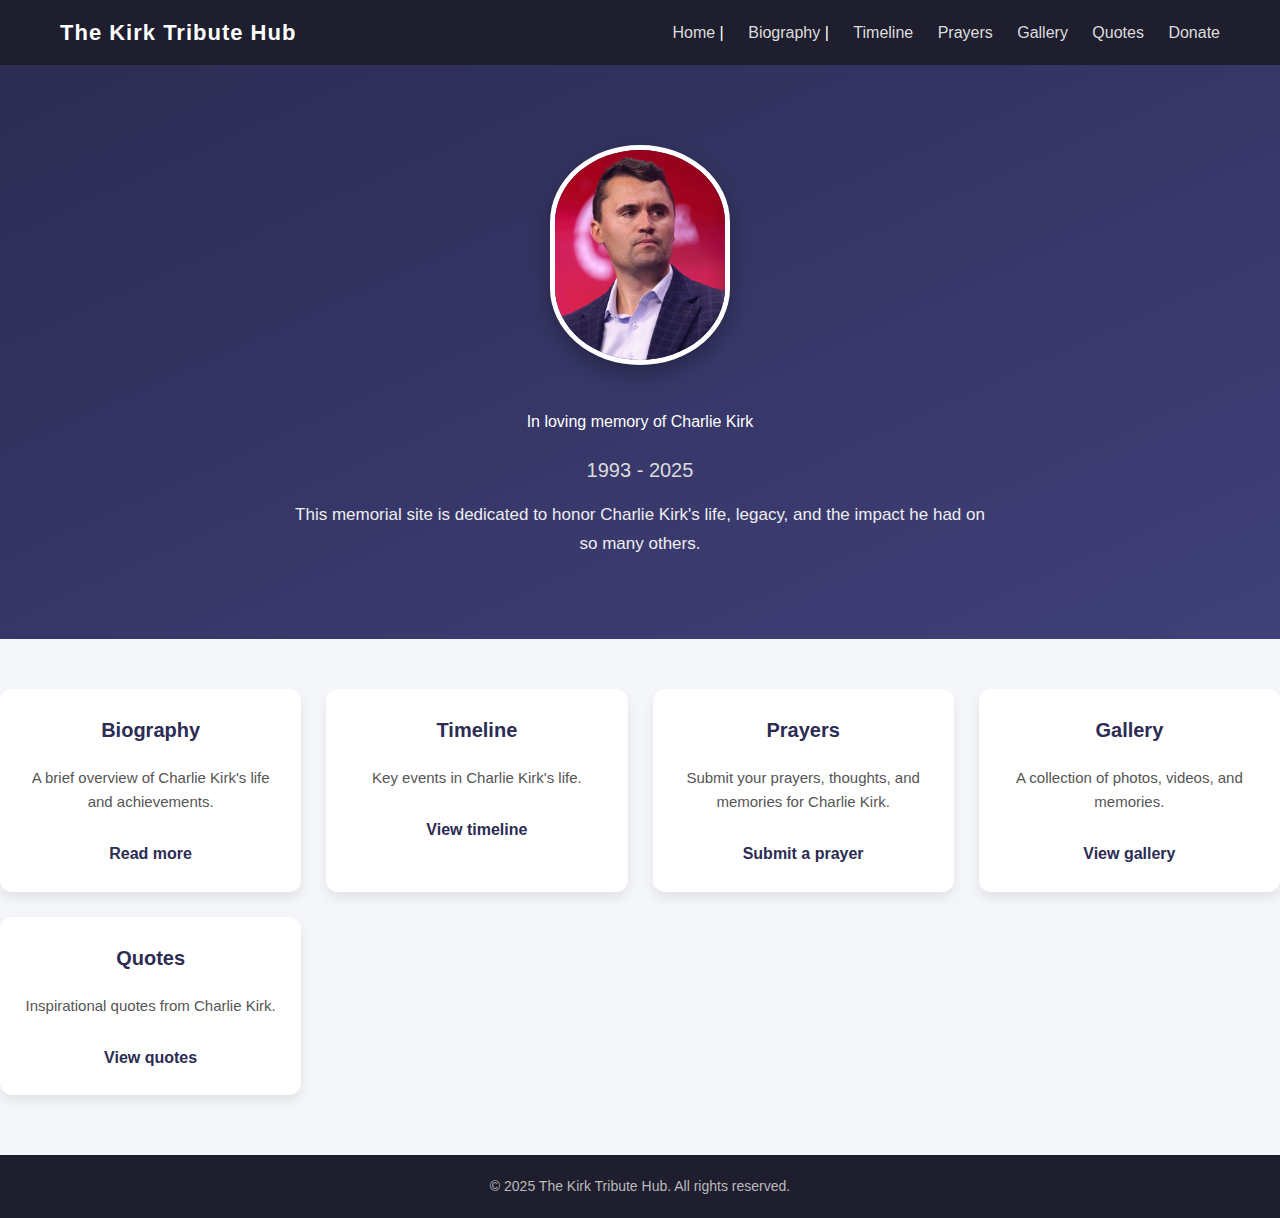
<file: index.html>
<!DOCTYPE html><html>
<head>
    <title>The Kirk Tribute Hub</title>
    <link rel="stylesheet" href="styles.css">
</head>
<body>
    <header class="navbar">
        <div class="container nav-content">
            <h1 class="logo"><a href="index.html">The Kirk Tribute Hub</a></h1>
            <nav>
                <a href="index.html">Home</a> |
                <a href="bio.html">Biography</a> |
                <a href="timeline.html">Timeline</a>
                <a href="prayers.php">Prayers</a>
                <a href="gallery.html">Gallery</a>
                <a href="quotes.html">Quotes</a>
                <a href="donate.html">Donate</a>
            </nav>
        </div>
    </header>
    
    <section class="hero">
        <img src="images/charlie.jpg" alt="Charlie kirk" class="hero-img">
        <p>In loving memory of Charlie Kirk</p>
        <p class="years">1993 - 2025</p>
        <p class="subtitle">This memorial site is dedicated to honor Charlie Kirk's life, legacy, and the impact he had on so many others.</p>
    </section>

    <section class="quick-links">
        <div class="card">
            <h3>Biography</h3>
            <p>A brief overview of Charlie Kirk's life and achievements.</p>
            <a href="bio.html">Read more</a>
        </div>
        <div class="card">
            <h3>Timeline</h3>
            <p>Key events in Charlie Kirk's life.</p>
            <a href="timeline.html">View timeline</a>
        </div>
        <div class="card">
            <h3>Prayers</h3>
            <p>Submit your prayers, thoughts, and memories for Charlie Kirk.</p>
            <a href="prayers.html">Submit a prayer</a>
        </div>
        <div class="card">
            <h3>Gallery</h3>
            <p>A collection of photos, videos, and memories.</p>
            <a href="gallery.html">View gallery</a>
        </div>
        <div class="card">
            <h3>Quotes</h3>
            <p>Inspirational quotes from Charlie Kirk.</p>
            <a href="quotes.html">View quotes</a>
        </div>
    </section>

    <footer class="footer">
        <p>&copy; 2025 The Kirk Tribute Hub. All rights reserved.</p>
    </footer>
</body>
</html>
</file>
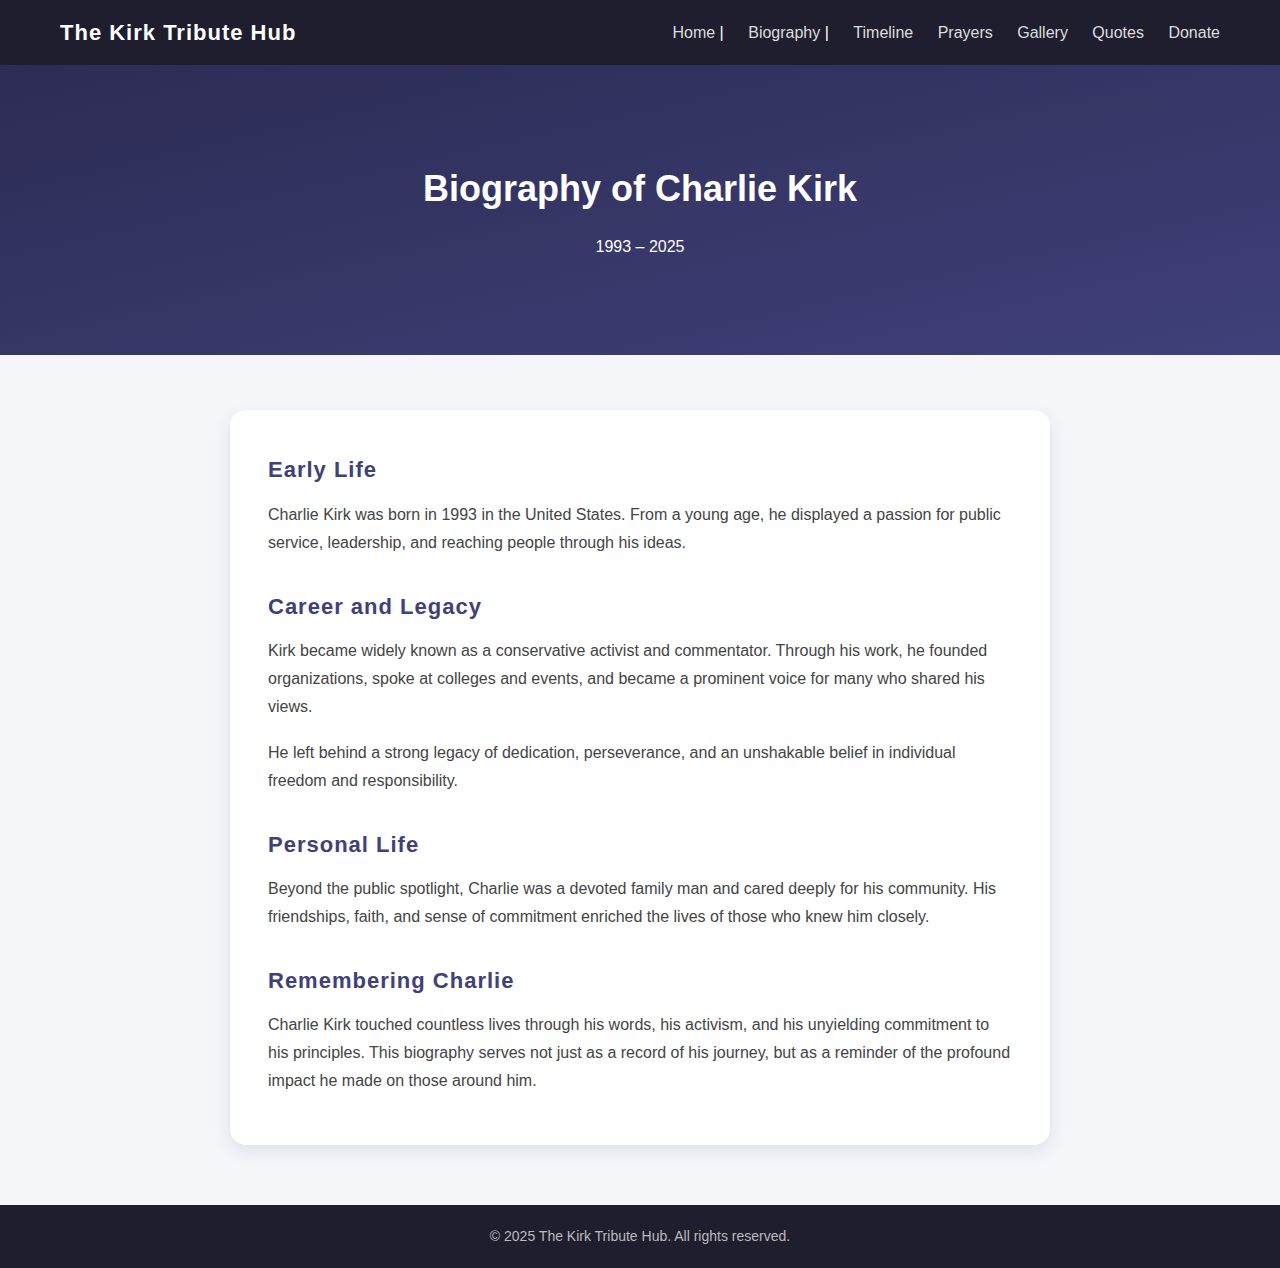
<file: bio.html>
<!DOCTYPE html>
<html lang="en">
<head>
    <meta charset="UTF-8">
    <meta name="viewport" content="width=device-width, initial-scale=1.0">
    <title>Biography - The Kirk Tribute Hub</title>
    <link rel="stylesheet" href="styles.css">
</head>
<body>
    <header class="navbar">
        <div class="container nav-content">
            <h1 class="logo"><a href="index.html">The Kirk Tribute Hub</a></h1>
            <nav>
                <a href="index.html">Home</a> |
                <a href="bio.html">Biography</a> |
                <a href="timeline.html">Timeline</a>
                <a href="prayers.php">Prayers</a>
                <a href="gallery.html">Gallery</a>
                <a href="quotes.html">Quotes</a>
                <a href="donate.html">Donate</a>
            </nav>
        </div>
    </header>

    <section class="hero small-hero">
        <h2>Biography of Charlie Kirk</h2>
        <p>1993 – 2025</p>
    </section>

    <main class="container">
        <article class="biography">
            <h3>Early Life</h3>
            <p>
                Charlie Kirk was born in 1993 in the United States. From a young age,
                he displayed a passion for public service, leadership, and reaching
                people through his ideas.
            </p>

            <h3>Career and Legacy</h3>
            <p>
                Kirk became widely known as a conservative activist and commentator. 
                Through his work, he founded organizations, spoke at colleges and events,
                and became a prominent voice for many who shared his views.
            </p>
            <p>
                He left behind a strong legacy of dedication, perseverance, and an 
                unshakable belief in individual freedom and responsibility.
            </p>

            <h3>Personal Life</h3>
            <p>
                Beyond the public spotlight, Charlie was a devoted family man and cared deeply for his community. 
                His friendships, faith, and sense of commitment enriched the lives of those who knew him closely.
            </p>

            <h3>Remembering Charlie</h3>
            <p>
                Charlie Kirk touched countless lives through his words, his activism, 
                and his unyielding commitment to his principles. This biography serves not just 
                as a record of his journey, but as a reminder of the profound impact he made on those around him.
            </p>
        </article>
    </main>

    <footer class="footer">
        <p>&copy; 2025 The Kirk Tribute Hub. All rights reserved.</p>
    </footer>
</body>
</html>
</body>
</html>
</file>
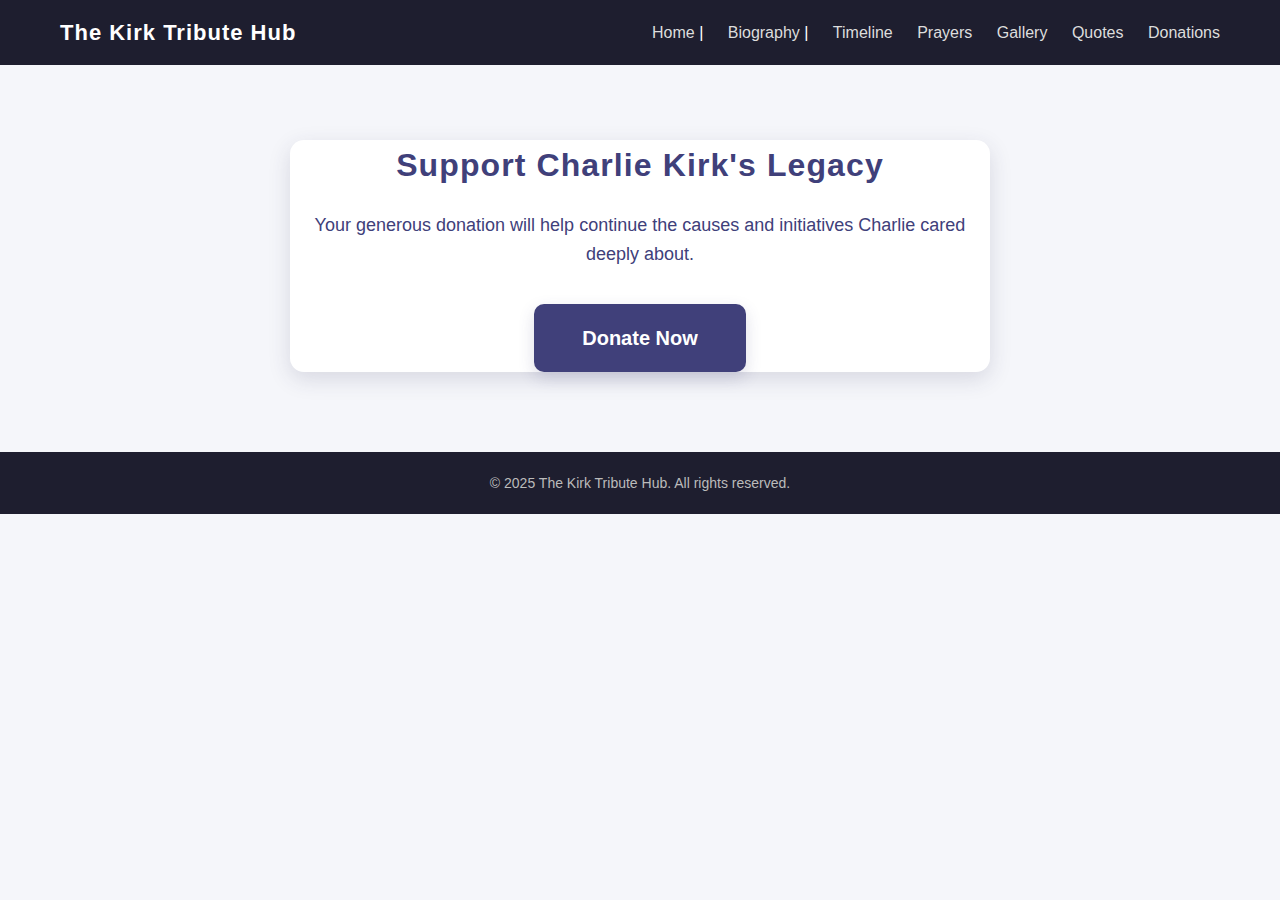
<file: donate.html>
<!DOCTYPE html>
<html lang="en">
<head>
    <meta charset="UTF-8">
    <meta name="viewport" content="width=device-width, initial-scale=1.0">
    <title>Donations - The Kirk Tribute Hub</title>
    <link rel="stylesheet" href="styles.css">
</head>
<body>
     <header class="navbar">
        <div class="container nav-content">
            <h1 class="logo"><a href="index.html">The Kirk Tribute Hub</a></h1>
            <nav>
                <a href="index.html">Home</a> |
                <a href="bio.html">Biography</a> |
                <a href="timeline.html">Timeline</a>
                <a href="prayers.html">Prayers</a>
                <a href="gallery.html">Gallery</a>
                <a href="quotes.html">Quotes</a>
                <a href="donations.html">Donations</a>
            </nav>
        </div>
    </header>

    <main class="donations-container">
        <h2>Support Charlie Kirk's Legacy</h2>
        <p>Your generous donation will help continue the causes and initiatives Charlie cared deeply about.</p>
        <a href="https://www.givesendgo.com/inlovingmemoryofcharlie" target="_blank" rel="noopener" class="donate-button">Donate Now</a>
    </main>

    <footer class="footer">
        <p>&copy; 2025 The Kirk Tribute Hub. All rights reserved.</p>
    </footer>
</body>
</html>
</file>
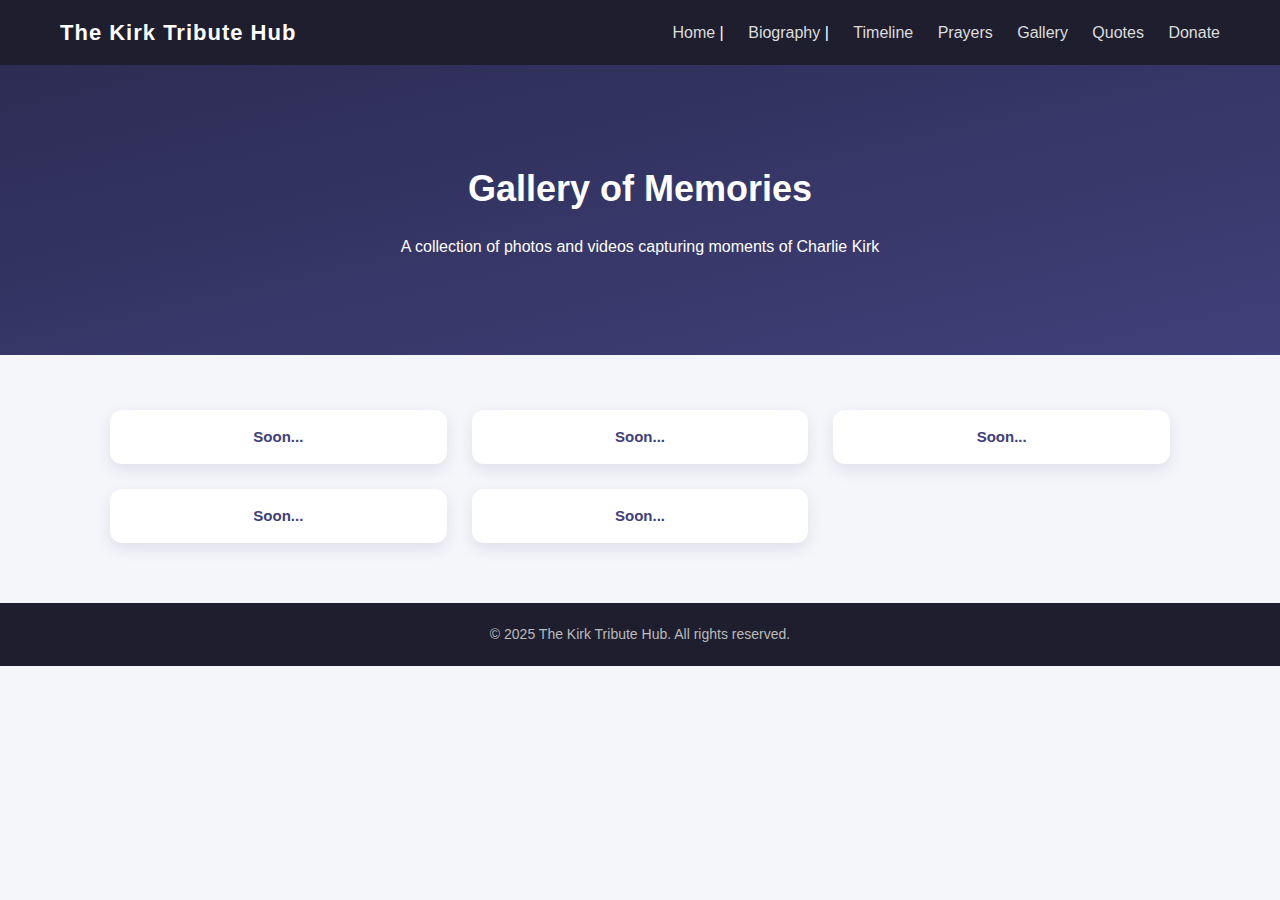
<file: gallery.html>
<!DOCTYPE html>
<html lang="en">
<head>
    <meta charset="UTF-8">
    <meta name="viewport" content="width=device-width, initial-scale=1.0">
    <title>Gallery - The Kirk Tribute Hub</title>
    <link rel="stylesheet" href="styles.css">
</head>
<body>
    <header class="navbar">
        <div class="container nav-content">
            <h1 class="logo"><a href="index.html">The Kirk Tribute Hub</a></h1>
             <nav>
                <a href="index.html">Home</a> |
                <a href="bio.html">Biography</a> |
                <a href="timeline.html">Timeline</a>
                <a href="prayers.php">Prayers</a>
                <a href="gallery.html">Gallery</a>
                <a href="quotes.html">Quotes</a>
                <a href="donate.html">Donate</a>
            </nav>
        </div>
    </header>
    <section class="hero small-hero">
        <h2>Gallery of Memories</h2>
        <p>A collection of photos and videos capturing moments of Charlie Kirk</p>
    </section>

    <main class="gallery-container">
        <div class="gallery-grid">
            <div class="gallery-item">
                <div class="gallery-caption">Soon...</div>
            </div>
            <div class="gallery-item">
                <div class="gallery-caption">Soon...</div>
            </div>
            <div class="gallery-item">
                <div class="gallery-caption">Soon...</div>
            </div>
            <div class="gallery-item">
                <div class="gallery-caption">Soon...</div>
            </div>
            <div class="gallery-item">
                <div class="gallery-caption">Soon...</div>
            </div>
        </div>
    </main>

    <footer class="footer">
        <p>&copy; 2025 The Kirk Tribute Hub. All rights reserved.</p>
    </footer>
</body>
</html>
</file>
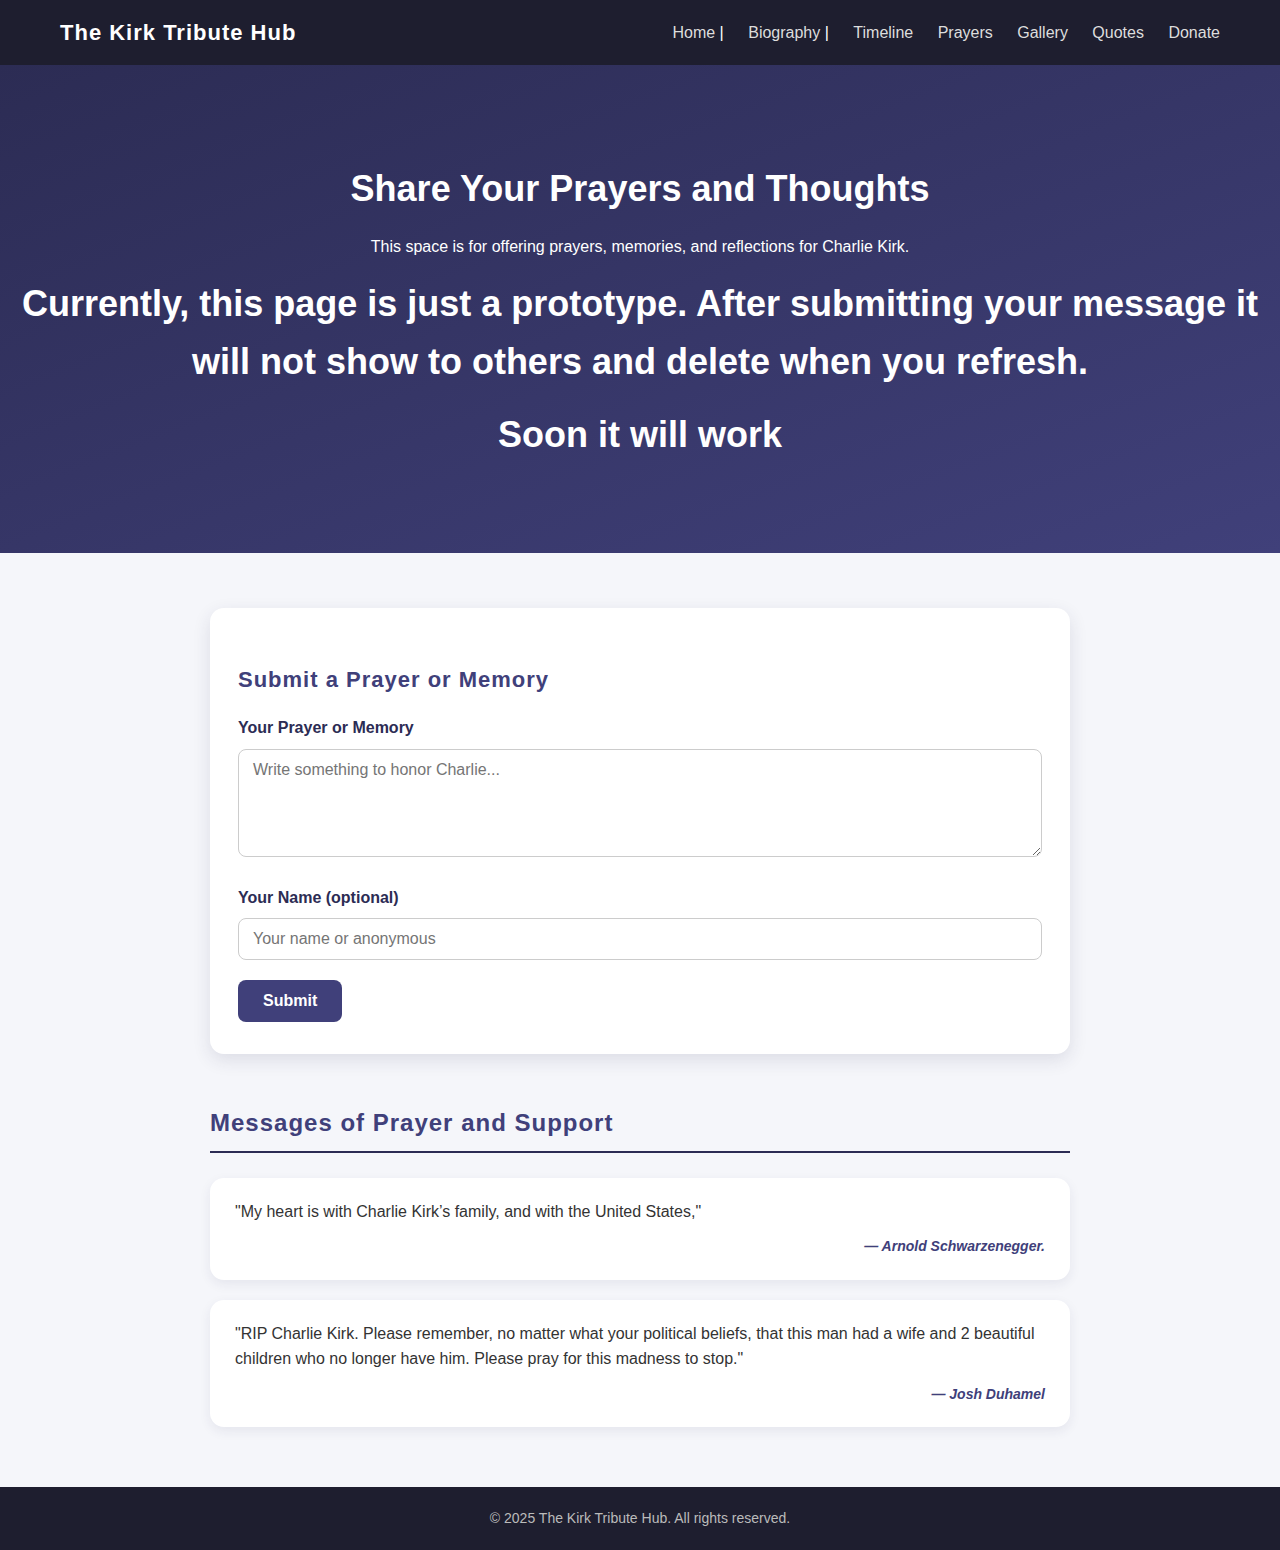
<file: prayers.html>
<!DOCTYPE html>
<html>
<head>
    <title>Prayers - The Kirk Tribute Hub</title>
    <link rel="stylesheet" href="styles.css">
    <style>
        /* Prayers Page Styles */
        .prayers-container {
            max-width: 900px;
            margin: 55px auto 60px auto;
            padding: 0 20px;
        }

        .prayer-form {
            background: #fff;
            padding: 32px 28px;
            border-radius: 14px;
            box-shadow: 0 6px 18px rgba(44,44,84,0.12);
            margin-bottom: 50px;
        }

        .prayer-form h3 {
            color: #40407a;
            font-weight: 700;
            margin-bottom: 18px;
            font-size: 22px;
            letter-spacing: 1px;
        }

        .prayer-form label {
            display: block;
            margin-bottom: 8px;
            font-weight: 600;
            color: #2c2c54;
        }

        .prayer-form input[type="text"],
        .prayer-form textarea {
            width: 100%;
            padding: 11px 14px;
            margin-bottom: 20px;
            border: 1.8px solid #ccc;
            border-radius: 8px;
            font-size: 16px;
            font-family: inherit;
            resize: vertical;
        }

        .prayer-form textarea {
            min-height: 108px;
        }

        .prayer-form button {
            background: #40407a;
            color: #fff;
            border: none;
            padding: 12px 25px;
            border-radius: 8px;
            font-weight: 700;
            font-size: 16px;
            cursor: pointer;
            transition: background-color 0.3s ease;
        }

        .prayer-form button:hover {
            background: #2c2c54;
        }

        .prayers-list h3 {
            font-weight: 700;
            color: #40407a;
            margin-bottom: 25px;
            font-size: 24px;
            letter-spacing: 1px;
            border-bottom: 2px solid #2c2c54;
            padding-bottom: 8px;
        }

        .prayer-entry {
            background: #fff;
            border-radius: 14px;
            box-shadow: 0 4px 12px rgba(44,44,84,0.08);
            padding: 22px 25px;
            margin-bottom: 20px;
            color: #333;
            font-size: 16px;
            line-height: 1.55;
        }

        .prayer-entry .author {
            font-weight: 600;
            color: #40407a;
            margin-top: 12px;
            text-align: right;
            font-size: 14px;
            font-style: italic;
        }
    </style>
</head>
<body>
    <header class="navbar">
        <div class="container nav-content">
            <h1 class="logo"><a href="index.html">The Kirk Tribute Hub</a></h1>
            <nav>
                <a href="index.html">Home</a> |
                <a href="bio.html">Biography</a> |
                <a href="timeline.html">Timeline</a>
                <a href="prayers.php">Prayers</a>
                <a href="gallery.html">Gallery</a>
                <a href="quotes.html">Quotes</a>
                <a href="donate.html">Donate</a>
            </nav>
        </div>
    </header>

    <section class="hero small-hero">
        <h2>Share Your Prayers and Thoughts</h2>
        <p>This space is for offering prayers, memories, and reflections for Charlie Kirk.</p>
        <h2>Currently, this page is just a prototype. After submitting your message it will not show to others and delete when you refresh.</h2>
        <h2>Soon it will work</h2>
    </section>

    <main class="prayers-container">
        <form class="prayer-form" id="prayerForm" onsubmit="return submitPrayer(event)">
            <h3>Submit a Prayer or Memory</h3>
            <label for="prayerText">Your Prayer or Memory</label>
            <textarea id="prayerText" name="prayerText" required placeholder="Write something to honor Charlie..."></textarea>

            <label for="prayerAuthor">Your Name (optional)</label>
            <input type="text" id="prayerAuthor" name="prayerAuthor" placeholder="Your name or anonymous">

            <button type="submit">Submit</button>
        </form>

        <section class="prayers-list" id="prayersList">
            <h3>Messages of Prayer and Support</h3>
            
            <!-- Placeholder sample prayers -->
            <div class="prayer-entry">
                "My heart is with Charlie Kirk’s family, and with the United States,"
                <div class="author">— Arnold Schwarzenegger.</div>
            </div>
            <div class="prayer-entry">
                "RIP Charlie Kirk. Please remember, no matter what your political beliefs, that this man had a wife and 2 beautiful children who no longer have him. Please pray for this madness to stop."
                <div class="author">— Josh Duhamel</div>
            </div>

            <!-- More prayers will appear here dynamically -->
        </section>
    </main>

    <footer class="footer">
        <p>&copy; 2025 The Kirk Tribute Hub. All rights reserved.</p>
    </footer>

    <script>
        // For demonstration, this function just adds prayers locally without backend
        function submitPrayer(event) {
            event.preventDefault();
            const text = document.getElementById('prayerText').value.trim();
            const author = document.getElementById('prayerAuthor').value.trim() || 'Anonymous';

            if (text.length === 0) return;

            const prayersList = document.getElementById('prayersList');
            const newPrayer = document.createElement('div');
            newPrayer.className = 'prayer-entry';
            newPrayer.innerHTML = `"${text}"<div class="author">— ${author}</div>`;

            prayersList.appendChild(newPrayer);

            document.getElementById('prayerForm').reset();
            return false;
        }
    </script>
</body>
</html>
</file>
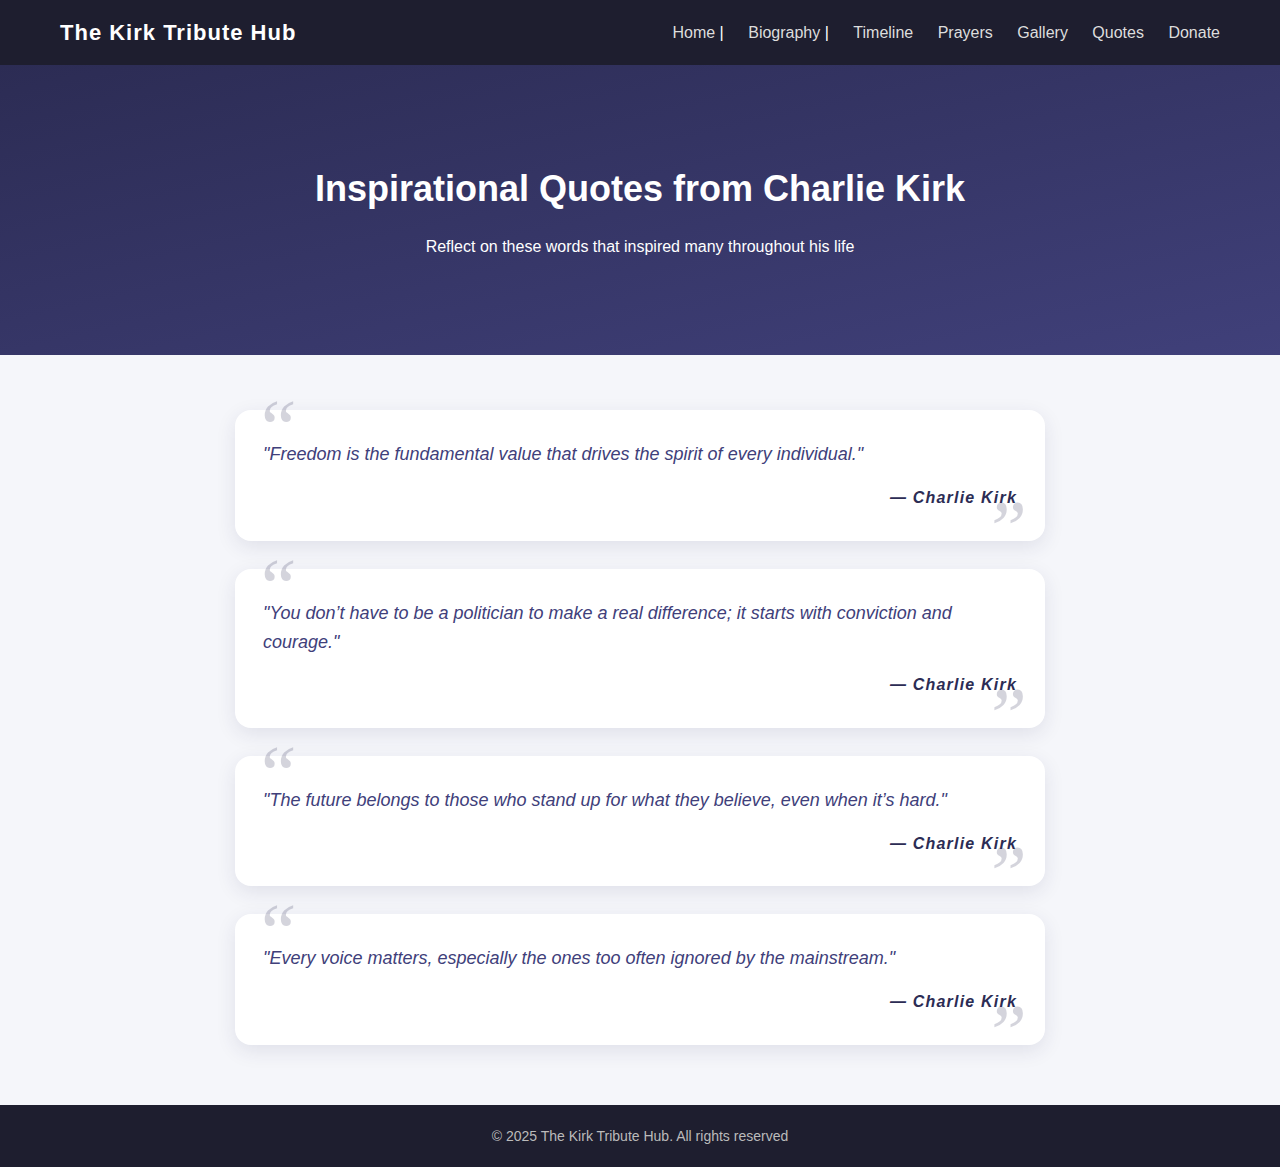
<file: quotes.html>
<!DOCTYPE html>
<html lang="en">
<head>
    <meta charset="UTF-8">
    <meta name="viewport" content="width=device-width, initial-scale=1.0">
    <title>Quotes - The kirk hub</title>
    <link rel="stylesheet" href="styles.css">
</head>
<body>
    <header class="navbar">
        <div class="container nav-content">
            <h1 class="logo"><a href="index.html">The Kirk Tribute Hub</a></h1>
            <nav>
                <a href="index.html">Home</a> |
                <a href="bio.html">Biography</a> |
                <a href="timeline.html">Timeline</a>
                <a href="prayers.php">Prayers</a>
                <a href="gallery.html">Gallery</a>
                <a href="quotes.html">Quotes</a>
                <a href="donate.html">Donate</a>
            </nav>
        </div>
    </header>

    <section class="hero small-hero">
        <h2>Inspirational Quotes from Charlie Kirk</h2>
        <p>Reflect on these words that inspired many throughout his life</p>
    </section>

    <main class="quotes-container">
        <div class="quote">
            "Freedom is the fundamental value that drives the spirit of every individual."
            <div class="quote-author">— Charlie Kirk</div>
        </div>
        <div class="quote">
            "You don’t have to be a politician to make a real difference; it starts with conviction and courage."
            <div class="quote-author">— Charlie Kirk</div>
        </div>

        <div class="quote">
            "The future belongs to those who stand up for what they believe, even when it’s hard."
            <div class="quote-author">— Charlie Kirk</div>
        </div>

        <div class="quote">
            "Every voice matters, especially the ones too often ignored by the mainstream."
            <div class="quote-author">— Charlie Kirk</div>
        </div>
    </main>

    <footer class="footer">
        <p>&copy; 2025 The Kirk Tribute Hub. All rights reserved</p>
    </footer>
</body>
</html>
</file>
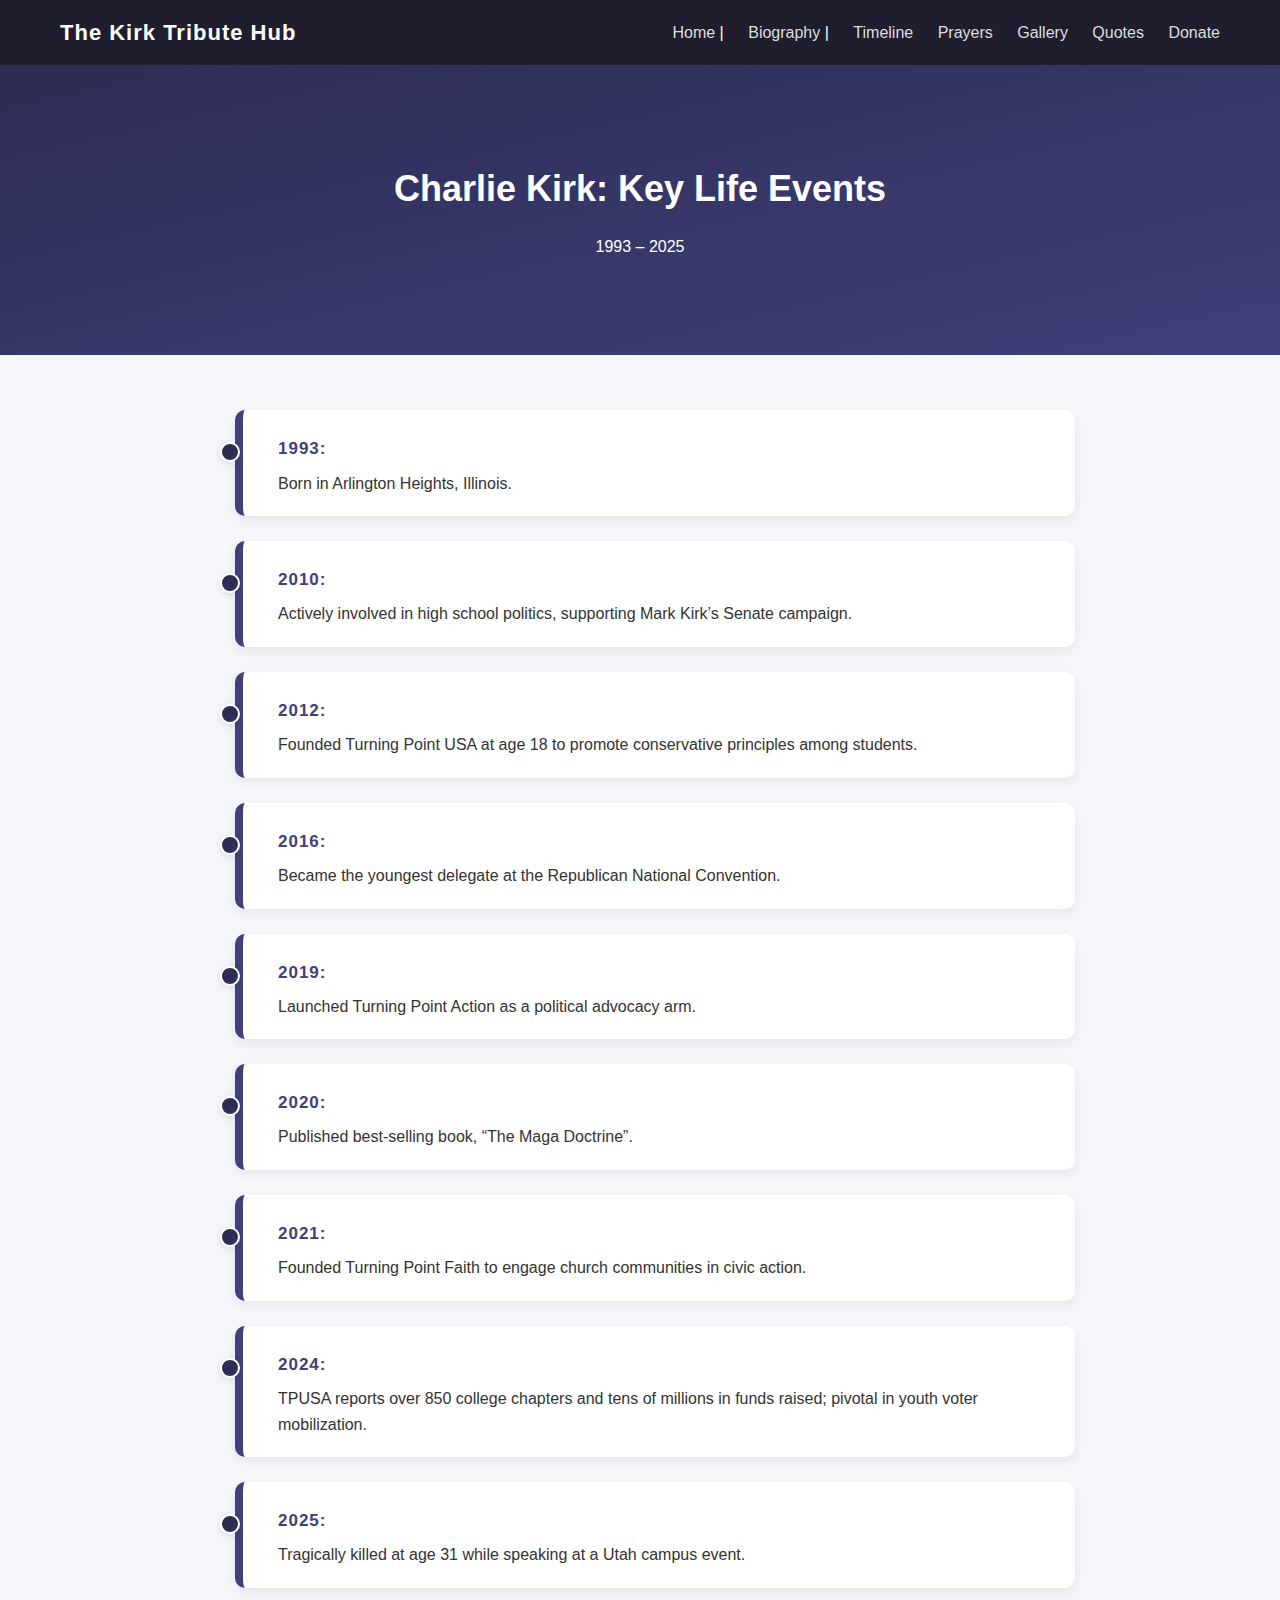
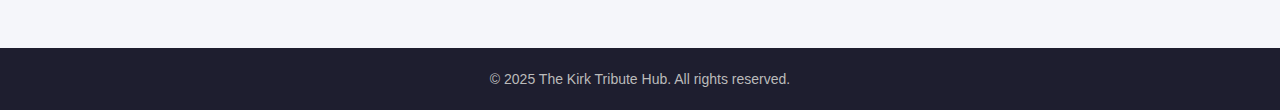
<file: timeline.html>
<!DOCTYPE html>
<html>
<head>
    <title>Timeline - The Kirk Tribute Hub</title>
    <link rel="stylesheet" href="styles.css">
</head>
<body>
    <header class="navbar">
        <div class="container nav-content">
            <h1 class="logo"><a href="index.html">The Kirk Tribute Hub</a></h1>
            <nav>
                <a href="index.html">Home</a> |
                <a href="bio.html">Biography</a> |
                <a href="timeline.html">Timeline</a>
                <a href="prayers.php">Prayers</a>
                <a href="gallery.html">Gallery</a>
                <a href="quotes.html">Quotes</a>
                <a href="donate.html">Donate</a>
            </nav>
        </div>
    </header>

    <section class="hero small-hero">
        <h2>Charlie Kirk: Key Life Events</h2>
        <p>1993 – 2025</p>
    </section>

    <main class="container">
        <section class="timeline">
            <ul>
                <li>
                    <strong>1993:</strong> Born in Arlington Heights, Illinois.
                </li>
                <li>
                    <strong>2010:</strong> Actively involved in high school politics, supporting Mark Kirk’s Senate campaign.
                </li>
                <li>
                    <strong>2012:</strong> Founded Turning Point USA at age 18 to promote conservative principles among students.
                </li>
                <li>
                    <strong>2016:</strong> Became the youngest delegate at the Republican National Convention.
                </li>
                <li>
                    <strong>2019:</strong> Launched Turning Point Action as a political advocacy arm.
                </li>
                <li>
                    <strong>2020:</strong> Published best-selling book, “The Maga Doctrine”.
                </li>
                <li>
                    <strong>2021:</strong> Founded Turning Point Faith to engage church communities in civic action.
                </li>
                <li>
                    <strong>2024:</strong> TPUSA reports over 850 college chapters and tens of millions in funds raised; pivotal in youth voter mobilization.
                </li>
                <li>
                    <strong>2025:</strong> Tragically killed at age 31 while speaking at a Utah campus event.
                </li>
            </ul>
        </section>
    </main>

    <footer class="footer">
        <p>&copy; 2025 The Kirk Tribute Hub. All rights reserved.</p>
    </footer>
</body>
</html>
</file>
<file: styles.css>
/* Global styles */
* {
  box-sizing: border-box;
}

body {
  margin: 0;
  font-family: "Segoe UI", Roboto, Arial, sans-serif;
  background: #f5f6fa;
  color: #333;
  line-height: 1.6;
}

.container {
  max-width: 1200px;
  margin: 0 auto;
  padding: 0 20px;
}

/* Navbar */
.navbar {
  background: #1e1e2f;
  color: #fff;
  padding: 15px 0;
  position: sticky;
  top: 0;
  z-index: 1000;
}

.nav-content {
  display: flex;
  justify-content: space-between;
  align-items: center;
}

.logo {
  margin: 0;
  font-size: 22px;
  font-weight: bold;
  letter-spacing: 1px;
}

.navbar nav a {
  color: #ddd;
  margin-left: 20px;
  text-decoration: none;
  transition: color 0.3s ease;
  font-weight: 500;
}

.navbar nav a:hover {
  color: #fff;
}

h1 a {
    color: inherit;       /* Makes the link take the h1's text color */
    text-decoration: none; /* Removes the underline */
    cursor: pointer;       /* Optional: shows pointer on hover */
}

h1 a:hover {
    /* Optional: subtle hover effect */
    color: #555;
}

/* Hero */
.hero {
  text-align: center;
  background: linear-gradient(to bottom right, #2c2c54, #40407a);
  color: #fff;
  padding: 80px 20px;
}

.hero-img {
  width: 180px;
  height: 220px;
  border-radius: 50% / 35%;
  border: 5px solid #fff;
  object-fit: cover;
  margin-bottom: 20px;
  box-shadow: 0 8px 20px rgba(0,0,0,0.3);
}

.hero h2 {
  margin: 15px 0 10px;
  font-size: 36px;
  font-weight: 700;
}

.hero .years {
  font-size: 20px;
  color: #dcdcdc;
  margin-bottom: 15px;
}

.hero .subtitle {
  max-width: 700px;
  margin: 0 auto;
  font-size: 17px;
  line-height: 1.7;
  color: #eee;
}

/* Quick Links */
.quick-links {
  display: grid;
  grid-template-columns: repeat(auto-fit, minmax(280px, 1fr));
  gap: 25px;
  margin: 50px auto;
}

.card {
  background: #fff;
  border-radius: 12px;
  padding: 25px;
  text-align: center;
  box-shadow: 0 6px 12px rgba(0,0,0,0.08);
  transition: transform 0.2s ease, box-shadow 0.2s ease;
}

.card:hover {
  transform: translateY(-5px);
  box-shadow: 0 10px 18px rgba(0,0,0,0.12);
}

.card h3 {
  margin-top: 0;
  font-size: 20px;
  color: #2c2c54;
}

.card p {
  color: #555;
  font-size: 15px;
}

.card a {
  display: inline-block;
  margin-top: 12px;
  color: #2c2c54;
  text-decoration: none;
  font-weight: 600;
  transition: color 0.3s ease;
}

.card a:hover {
  color: #40407a;
  text-decoration: underline;
}

/* Footer */
.footer {
  background: #1e1e2f;
  color: #bbb;
  text-align: center;
  padding: 20px 0;
  margin-top: 60px;
  font-size: 14px;
}

.footer p {
  margin: 0;
}

/* Biography Styles */
.biography {
  background: #fff;
  border-radius: 16px;
  box-shadow: 0 6px 18px rgba(44,44,84,0.10);
  padding: 42px 38px 32px 38px;
  margin: 55px auto 60px auto;
  max-width: 820px;
}

.biography h3 {
  color: #40407a;
  font-size: 22px;
  font-weight: 700;
  margin-top: 32px;
  margin-bottom: 13px;
  letter-spacing: 1px;
}

.biography p {
  font-size: 16px;
  line-height: 1.75;
  color: #444;
  margin: 0 0 18px 0;
}

.biography h3:first-child {
  margin-top: 0;
}

.biography {
  animation: fadeInBio 0.8s;
}
@keyframes fadeInBio {
  from { opacity: 0; transform: translateY(22px);}
  to { opacity: 1; transform: translateY(0);}
}

@media (max-width: 700px) {
  .biography {
    padding: 18px 8px 12px 8px;
    max-width: 98%;
  }
  .biography h3 {
    font-size: 19px;
  }
  .biography p {
    font-size: 15px;
  }
}


/* Timeline Styles */
.timeline {
  position: relative;
  margin: 55px auto 60px auto;
  padding-left: 30px;
  max-width: 870px;
}

.timeline ul {
  list-style: none;
  padding: 0;
  margin: 0;
}

.timeline li {
  position: relative;
  background: #fff;
  border-radius: 10px;
  box-shadow: 0 4px 10px rgba(44,44,84,0.07);
  margin-bottom: 25px;
  padding: 25px 30px 20px 35px;
  transition: box-shadow 0.2s ease;
  border-left: 8px solid #40407a;
}

.timeline li:hover {
  box-shadow: 0 8px 20px rgba(64,64,122,0.15);
  border-left: 8px solid #2c2c54;
}

.timeline strong {
  display: block;
  font-size: 17px;
  color: #40407a;
  margin-bottom: 8px;
  font-weight: bold;
  letter-spacing: 1px;
}

.timeline li:before {
  content: '';
  position: absolute;
  top: 32px;
  left: -23px;
  width: 16px;
  height: 16px;
  background: linear-gradient(135deg, #2c2c54 65%, #40407a 100%);
  border-radius: 50%;
  box-shadow: 0 2px 6px rgba(44,44,84,0.12);
  border: 2px solid #fff;
}

.timeline h2 {
  font-size: 30px;
  color: #2c2c54;
  margin-bottom: 30px;
  font-weight: 700;
  text-align: center;
}

@media (max-width: 700px) {
  .timeline {
    max-width: 98%;
    padding-left: 8px;
  }
  .timeline li {
    padding: 18px 12px 15px 24px;
  }
  .timeline li:before {
    left: -15px;
    top: 24px;
  }
}

/* Gallery Specific Styles */
.gallery-container {
    max-width: 1100px;
    margin: 55px auto 60px auto;
    padding: 0 20px;
}

.gallery-grid {
    display: grid;
    grid-template-columns: repeat(auto-fit, minmax(250px, 1fr));
    gap: 25px;
}

.gallery-item {
    background: #fff;
    border-radius: 12px;
    box-shadow: 0 6px 15px rgba(44,44,84,0.1);
    overflow: hidden;
    cursor: pointer;
    transition: transform 0.3s ease, box-shadow 0.3s ease;
    display: flex;
    flex-direction: column;
}

.gallery-item:hover {
    transform: scale(1.04);
    box-shadow: 0 10px 30px rgba(44,44,84,0.18);
}

.gallery-img {
    width: 100%;
    height: 180px;
    object-fit: cover;
    border-bottom: 1px solid #ddd;
}

.gallery-caption {
    padding: 15px 18px;
    font-size: 15px;
    color: #40407a;
    font-weight: 600;
    text-align: center;
    flex-grow: 1;
    display: flex;
    align-items: center;
    justify-content: center;
}

@media (max-width: 700px) {
    .gallery-img {
        height: 140px;
    }
}

/* Quotes Page Styles */
.quotes-container {
max-width: 850px;
margin: 55px auto 60px auto;
padding: 0 20px;
}

.quote {
background: #fff;
border-radius: 16px;
box-shadow: 0 6px 20px rgba(44,44,84,0.1);
padding: 30px 28px;
margin-bottom: 28px;
position: relative;
font-style: italic;
color: #40407a;
font-size: 18px;
line-height: 1.6;
}

.quote:before {
content: "“";
font-size: 80px;
line-height: 0;
position: absolute;
top: 18px;
left: 18px;
color: #2c2c54;
opacity: 0.2;
font-family: serif;
}

.quote:after {
content: "”";
font-size: 80px;
line-height: 0;
position: absolute;
bottom: 12px;
right: 18px;
color: #2c2c54;
opacity: 0.2;
font-family: serif;
}

.quote-author {
margin-top: 16px;
text-align: right;
font-weight: 700;
font-size: 16px;
color: #2c2c54;
letter-spacing: 1.2px;
}

@media (max-width: 700px) {
.quote {
    font-size: 16px;
    padding: 20px 16px;
    margin-bottom: 20px;
}

.quote:before, .quote:after {
    font-size: 56px;
    top: 12px;
    left: 12px;
    bottom: 12px;
    right: 12px;
}

.quote-author {
    font-size: 14px;
}
}

/* Donations Page Styles */
      .donations-container {
          max-width: 700px;
          margin: 75px auto 80px auto;
          padding: 0 20px;
          background: #fff;
          border-radius: 14px;
          box-shadow: 0 7px 22px rgba(44,44,84,0.15);
          text-align: center;
          color: #40407a;
          font-family: "Segoe UI", Roboto, Arial, sans-serif;
      }

      .donations-container h2 {
          font-size: 32px;
          margin-bottom: 20px;
          font-weight: 700;
          letter-spacing: 1.1px;
      }

      .donations-container p {
          font-size: 18px;
          margin-bottom: 35px;
          line-height: 1.6;
      }

      .donate-button {
          background: #40407a;
          color: #fff;
          text-decoration: none;
          font-weight: 700;
          font-size: 20px;
          padding: 18px 48px;
          border-radius: 10px;
          display: inline-block;
          box-shadow: 0 6px 16px rgba(64,64,122,0.18);
          transition: background-color 0.3s ease, box-shadow 0.3s ease;
      }

      .donate-button:hover {
          background: #2c2c54;
          box-shadow: 0 9px 28px rgba(44,44,84,0.3);
      }

      @media (max-width: 600px) {
          .donations-container h2 {
              font-size: 26px;
          }

          .donations-container p {
              font-size: 16px;
          }

          .donate-button {
              font-size: 18px;
              padding: 14px 36px;
          }
      }
</file>
